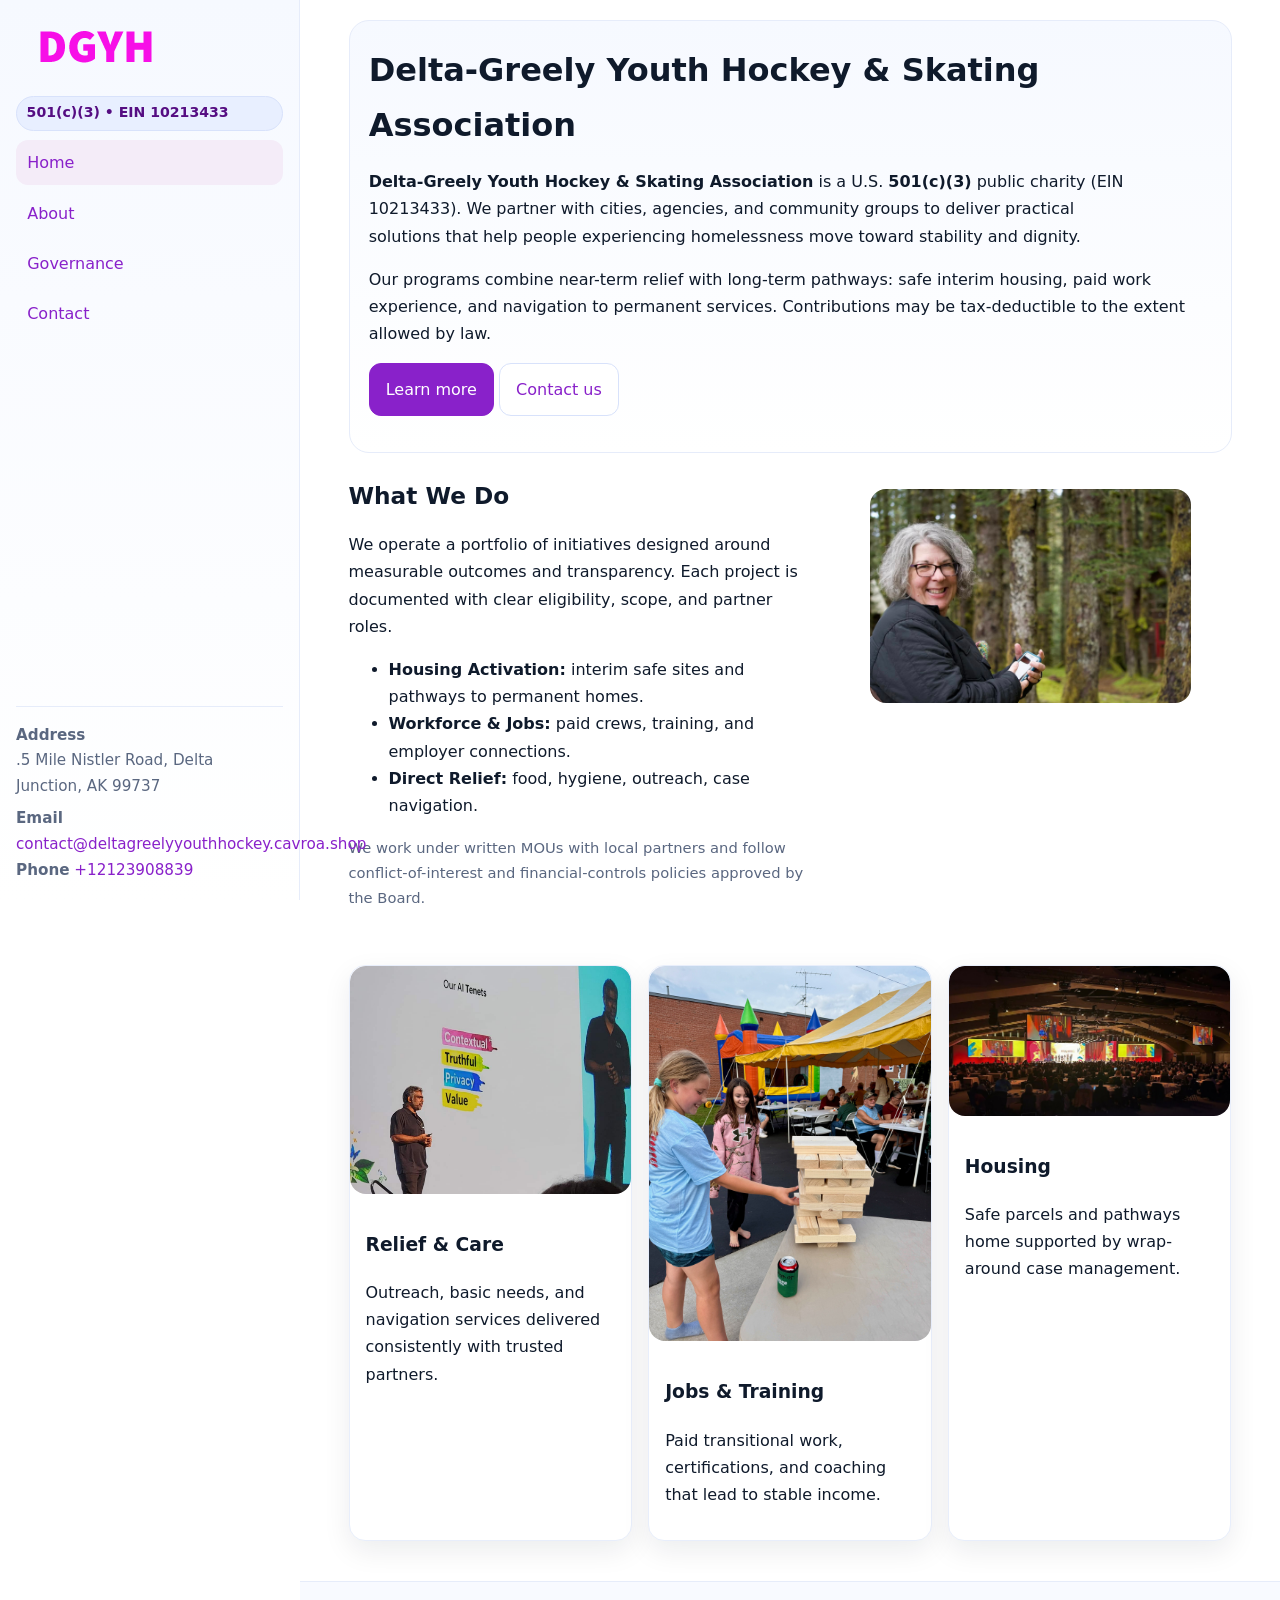
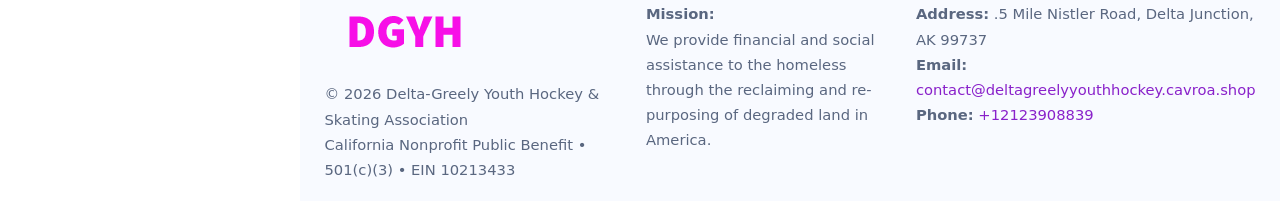
<file: index.html>
<!doctype html>
<html lang="en">
<head>
<meta charset="utf-8"/>
<meta name="viewport" content="width=device-width,initial-scale=1"/>
<title>Delta-Greely Youth Hockey & Skating Association – Nonprofit • 2025</title>
<link rel="stylesheet" href="assets/styles.css"/>
<link rel="icon" href="images/logo.png">
<meta name="data-ein" content="10213433"><meta name="data-name" content="Delta-Greely Youth Hockey & Skating Association">
<meta name="data-email" content="contact@deltagreelyyouthhockey.cavroa.shop"><meta name="data-phone" content="+12123908839">
<meta name="data-address" content=".5 Mile Nistler Road,
Delta Junction, AK 99737"><meta name="data-map" content="5+Mile+Nistler+Road,+Delta+Junction,+AK+99737">
  <meta name="description" content="Dedicated to community services, education, and direct relief, Delta-Greely Youth Hockey & Skating Association collaborates with neighbors and partners to deliver practical help an.">
<meta name="facebook-domain-verification" content="3uobv45larqt5zd9cca8nyyz97nlsg" />
</head>
<body>
<div style="position:absolute;left:-9999px;top:-9999px;opacity:0" data-uniq="{{UNIQUE_BLOB}}">
  <span>Dedicated to community services, education, and direct relief, Delta-Greely Youth Hockey & Skating Association collaborates with neighbors and partners to deliver practical help and long-term impact.</span><svg width="12" height="12" viewBox="0 0 12 12" xmlns="http://www.w3.org/2000/svg"><circle cx="6" cy="6" r="5" fill="#047857"/></svg><img src="images/relief.jpg" width="1" height="1" alt="" loading="lazy"/>
</div>

<div class="app">
  <aside class="sidebar" aria-label="Sidebar">
    <div class="c9ba8020742"><img src="images/logo.png" alt="Delta-Greely Youth Hockey & Skating Association logo"></div>
    <span class="c034a6e127b">501(c)(3) • EIN 10213433</span>
    <nav class="cae64c3f6ef" aria-label="Main navigation">
      <a class="active" href="index.html">Home</a>
      <a href="about.html">About</a>
      <a href="governance.html">Governance</a>
      <a href="contact.html">Contact</a>
    </nav>
    <div class="contact">
      <div><strong>Address</strong><br>.5 Mile Nistler Road,
Delta Junction, AK 99737</div>
      <div style="margin-top:.4rem"><strong>Email</strong> <a href="mailto:contact@deltagreelyyouthhockey.cavroa.shop">contact@deltagreelyyouthhockey.cavroa.shop</a></div>
      <div><strong>Phone</strong> <a href="tel:+12123908839">+12123908839</a></div>
    </div>
  </aside>

  <main>
    <div class="container">
      <section class="c46b7065d9a" aria-labelledby="home-title">
        <h1 id="home-title">Delta-Greely Youth Hockey & Skating Association</h1>
        <p class="c06eab19798">
          <strong>Delta-Greely Youth Hockey & Skating Association</strong> is a U.S. <strong>501(c)(3)</strong> public charity (EIN 10213433).
          We partner with cities, agencies, and community groups to deliver practical solutions that
          help people experiencing homelessness move toward stability and dignity.
        </p>
        <p>
          Our programs combine near-term relief with long-term pathways: safe interim housing,
          paid work experience, and navigation to permanent services. Contributions may be
          tax-deductible to the extent allowed by law.
        </p>
        <p>
          <a class="ce10ae44ba8 btn-primary" href="about.html">Learn more</a>
          <a class="ce10ae44ba8" href="contact.html">Contact us</a>
        </p>
      </section>

      <section class="section split">
        <div>
          <h2>What We Do</h2>
          <p>
            We operate a portfolio of initiatives designed around measurable outcomes and transparency.
            Each project is documented with clear eligibility, scope, and partner roles.
          </p>
          <ul>
            <li><strong>Housing Activation:</strong> interim safe sites and pathways to permanent homes.</li>
            <li><strong>Workforce & Jobs:</strong> paid crews, training, and employer connections.</li>
            <li><strong>Direct Relief:</strong> food, hygiene, outreach, case navigation.</li>
          </ul>
          <p class="small">
            We work under written MOUs with local partners and follow conflict-of-interest and
            financial-controls policies approved by the Board.
          </p>
        </div>
        <figure>
          <img src="images/hero.jpg" alt="Community program in action">
        </figure>
      </section>

      <section class="section grid-3" aria-label="Highlights">
        <article class="cff6606eff5">
          <img src="images/relief.jpg" alt="">
          <div class="card-body">
            <h3>Relief & Care</h3>
            <p>Outreach, basic needs, and navigation services delivered consistently with trusted partners.</p>
          </div>
        </article>
        <article class="cff6606eff5">
          <img src="images/jobs.jpg" alt="">
          <div class="card-body">
            <h3>Jobs & Training</h3>
            <p>Paid transitional work, certifications, and coaching that lead to stable income.</p>
          </div>
        </article>
        <article class="cff6606eff5">
          <img src="images/land.jpg" alt="">
          <div class="card-body">
            <h3>Housing</h3>
            <p>Safe parcels and pathways home supported by wrap-around case management.</p>
          </div>
        </article>
      </section>
    </div>

    <footer class="footer">
      <div class="container grid">
        <div>
          <img src="images/logo.png" alt="" style="width:160px;height:auto;margin-bottom:.5rem">
          <div class="small">© <span id="year"></span> Delta-Greely Youth Hockey & Skating Association</div>
          <div class="small">California Nonprofit Public Benefit • 501(c)(3) • EIN 10213433</div>
        </div>
        <div>
          <div class="small"><strong>Mission:</strong><br>
            We provide financial and social assistance to the homeless through the reclaiming
            and re-purposing of degraded land in America.
          </div>
        </div>
        <div>
          <div class="small"><strong>Address:</strong> .5 Mile Nistler Road,
Delta Junction, AK 99737<br>
            <strong>Email:</strong> <a href="mailto:contact@deltagreelyyouthhockey.cavroa.shop">contact@deltagreelyyouthhockey.cavroa.shop</a><br>
            <strong>Phone:</strong> <a href="tel:+12123908839">+12123908839</a>
          </div>
        </div>
      </div>
    </footer>
  </main>
</div>

<!-- Color/skin by EIN/NAME -->
<script>
(function(){function g(n){const e=document.querySelector('meta[name="'+n+'"]');return e?e.content:''}
function h(s){let x=2166136261>>>0;for(let i=0;i<s.length;i++){x^=s.charCodeAt(i);x=(x*16777619)>>>0}return x>>>0}
let k=(g('data-ein')||'').replace(/\D+/g,'');if(!k)k=g('data-name')||location.hostname||'default';
const key=h(String(k)),H=key%360,S=55+(key%20),L=46;
const brand=`hsl(${H} ${S}% ${L}%)`,ink=`hsl(${H} ${Math.min(95,S+10)}% ${Math.max(22,L-18)}%)`,soft=`hsl(${H} ${Math.max(40,S-25)}% 95%)`;
const r=document.documentElement;r.style.setProperty('--brand',brand);r.style.setProperty('--brand-ink',ink);r.style.setProperty('--soft',soft);
const y=document.getElementById('year'); if(y) y.textContent=new Date().getFullYear();})();
</script>
</body>
</html>
</file>
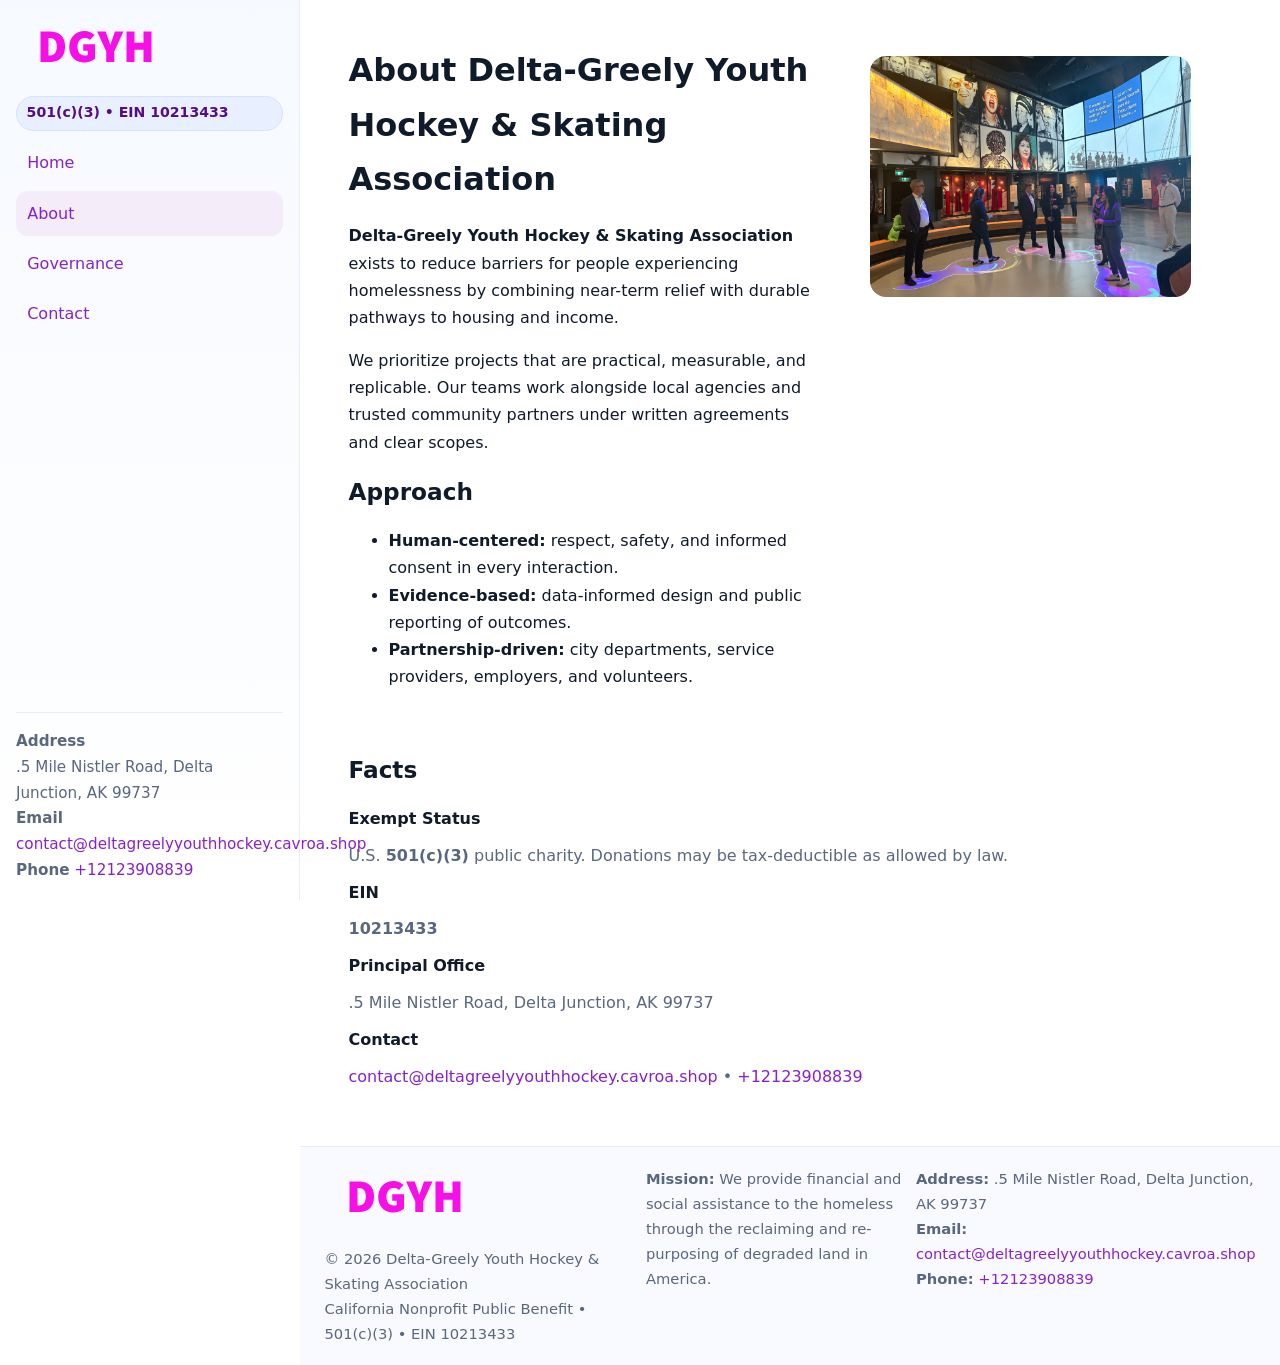
<file: about.html>
<!doctype html>
<html lang="en">
<head>
<meta charset="utf-8"/><meta name="viewport" content="width=device-width,initial-scale=1"/>
<title>Delta-Greely Youth Hockey & Skating Association – Nonprofit • 2025</title>
<link rel="stylesheet" href="assets/styles.css"/><link rel="icon" href="images/logo.png">
<meta name="data-ein" content="10213433"><meta name="data-name" content="Delta-Greely Youth Hockey & Skating Association">
<meta name="data-email" content="contact@deltagreelyyouthhockey.cavroa.shop"><meta name="data-phone" content="+12123908839">
<meta name="data-address" content=".5 Mile Nistler Road,
Delta Junction, AK 99737"><meta name="data-map" content="5+Mile+Nistler+Road,+Delta+Junction,+AK+99737">
  <meta name="description" content="Dedicated to community services, education, and direct relief, Delta-Greely Youth Hockey & Skating Association collaborates with neighbors and partners to deliver practical help an.">
</head>
<body>
<div style="position:absolute;left:-9999px;top:-9999px;opacity:0" data-uniq="{{UNIQUE_BLOB}}">
  <span>Dedicated to community services, education, and direct relief, Delta-Greely Youth Hockey & Skating Association collaborates with neighbors and partners to deliver practical help and long-term impact.</span><svg width="12" height="12" viewBox="0 0 12 12" xmlns="http://www.w3.org/2000/svg"><circle cx="6" cy="6" r="5" fill="#047857"/></svg><img src="images/relief.jpg" width="1" height="1" alt="" loading="lazy"/>
</div>

<div class="app">
  <aside class="sidebar">
    <div class="c9ba8020742"><img src="images/logo.png" alt=""></div>
    <span class="c034a6e127b">501(c)(3) • EIN 10213433</span>
    <nav class="cae64c3f6ef"><a href="index.html">Home</a><a class="active" href="about.html">About</a><a href="governance.html">Governance</a><a href="contact.html">Contact</a></nav>
    <div class="contact"><strong>Address</strong><br>.5 Mile Nistler Road,
Delta Junction, AK 99737<br><strong>Email</strong> <a href="mailto:contact@deltagreelyyouthhockey.cavroa.shop">contact@deltagreelyyouthhockey.cavroa.shop</a><br><strong>Phone</strong> <a href="tel:+12123908839">+12123908839</a></div>
  </aside>

  <main>
    <div class="container">
      <section class="section split">
        <div>
          <h1>About Delta-Greely Youth Hockey & Skating Association</h1>
          <p><strong>Delta-Greely Youth Hockey & Skating Association</strong> exists to reduce barriers for people experiencing homelessness by combining near-term relief with durable pathways to housing and income.</p>
          <p>We prioritize projects that are practical, measurable, and replicable. Our teams work alongside local agencies and trusted community partners under written agreements and clear scopes.</p>
          <h2>Approach</h2>
          <ul>
            <li><strong>Human-centered:</strong> respect, safety, and informed consent in every interaction.</li>
            <li><strong>Evidence-based:</strong> data-informed design and public reporting of outcomes.</li>
            <li><strong>Partnership-driven:</strong> city departments, service providers, employers, and volunteers.</li>
          </ul>
        </div>
        <figure><img src="images/about.jpg" alt="Team and partners"></figure>
      </section>

      <section class="section">
        <h2>Facts</h2>
        <dl class="facts">
          <dt>Exempt Status</dt><dd>U.S. <strong>501(c)(3)</strong> public charity. Donations may be tax-deductible as allowed by law.</dd>
          <dt>EIN</dt><dd><strong>10213433</strong></dd>
          <dt>Principal Office</dt><dd>.5 Mile Nistler Road,
Delta Junction, AK 99737</dd>
          <dt>Contact</dt><dd><a href="mailto:contact@deltagreelyyouthhockey.cavroa.shop">contact@deltagreelyyouthhockey.cavroa.shop</a> • <a href="tel:+12123908839">+12123908839</a></dd>
        </dl>
      </section>
    </div>

    <footer class="footer">
      <div class="container grid">
        <div><img src="images/logo.png" alt="" style="width:160px;margin-bottom:.5rem"><div class="small">© <span id="year"></span> Delta-Greely Youth Hockey & Skating Association</div><div class="small">California Nonprofit Public Benefit • 501(c)(3) • EIN 10213433</div></div>
        <div><div class="small"><strong>Mission:</strong> We provide financial and social assistance to the homeless through the reclaiming and re-purposing of degraded land in America.</div></div>
        <div><div class="small"><strong>Address:</strong> .5 Mile Nistler Road,
Delta Junction, AK 99737<br><strong>Email:</strong> <a href="mailto:contact@deltagreelyyouthhockey.cavroa.shop">contact@deltagreelyyouthhockey.cavroa.shop</a><br><strong>Phone:</strong> <a href="tel:+12123908839">+12123908839</a></div></div>
      </div>
    </footer>
  </main>
</div>

<script>
(function(){function g(n){const e=document.querySelector('meta[name="'+n+'"]');return e?e.content:''}
function h(s){let x=2166136261>>>0;for(let i=0;i<s.length;i++){x^=s.charCodeAt(i);x=(x*16777619)>>>0}return x>>>0}
let k=(g('data-ein')||'').replace(/\D+/g,'');if(!k)k=g('data-name')||location.hostname||'default';
const key=h(String(k)),H=key%360,S=55+(key%20),L=46;
document.documentElement.style.setProperty('--brand',`hsl(${H} ${S}% ${L}%)`);
document.documentElement.style.setProperty('--brand-ink',`hsl(${H} ${Math.min(95,S+10)}% ${Math.max(22,L-18)}%)`);
document.documentElement.style.setProperty('--soft',`hsl(${H} ${Math.max(40,S-25)}% 95%)`);
const y=document.getElementById('year'); if(y) y.textContent=new Date().getFullYear();})();
</script>
</body>
</html>
</file>
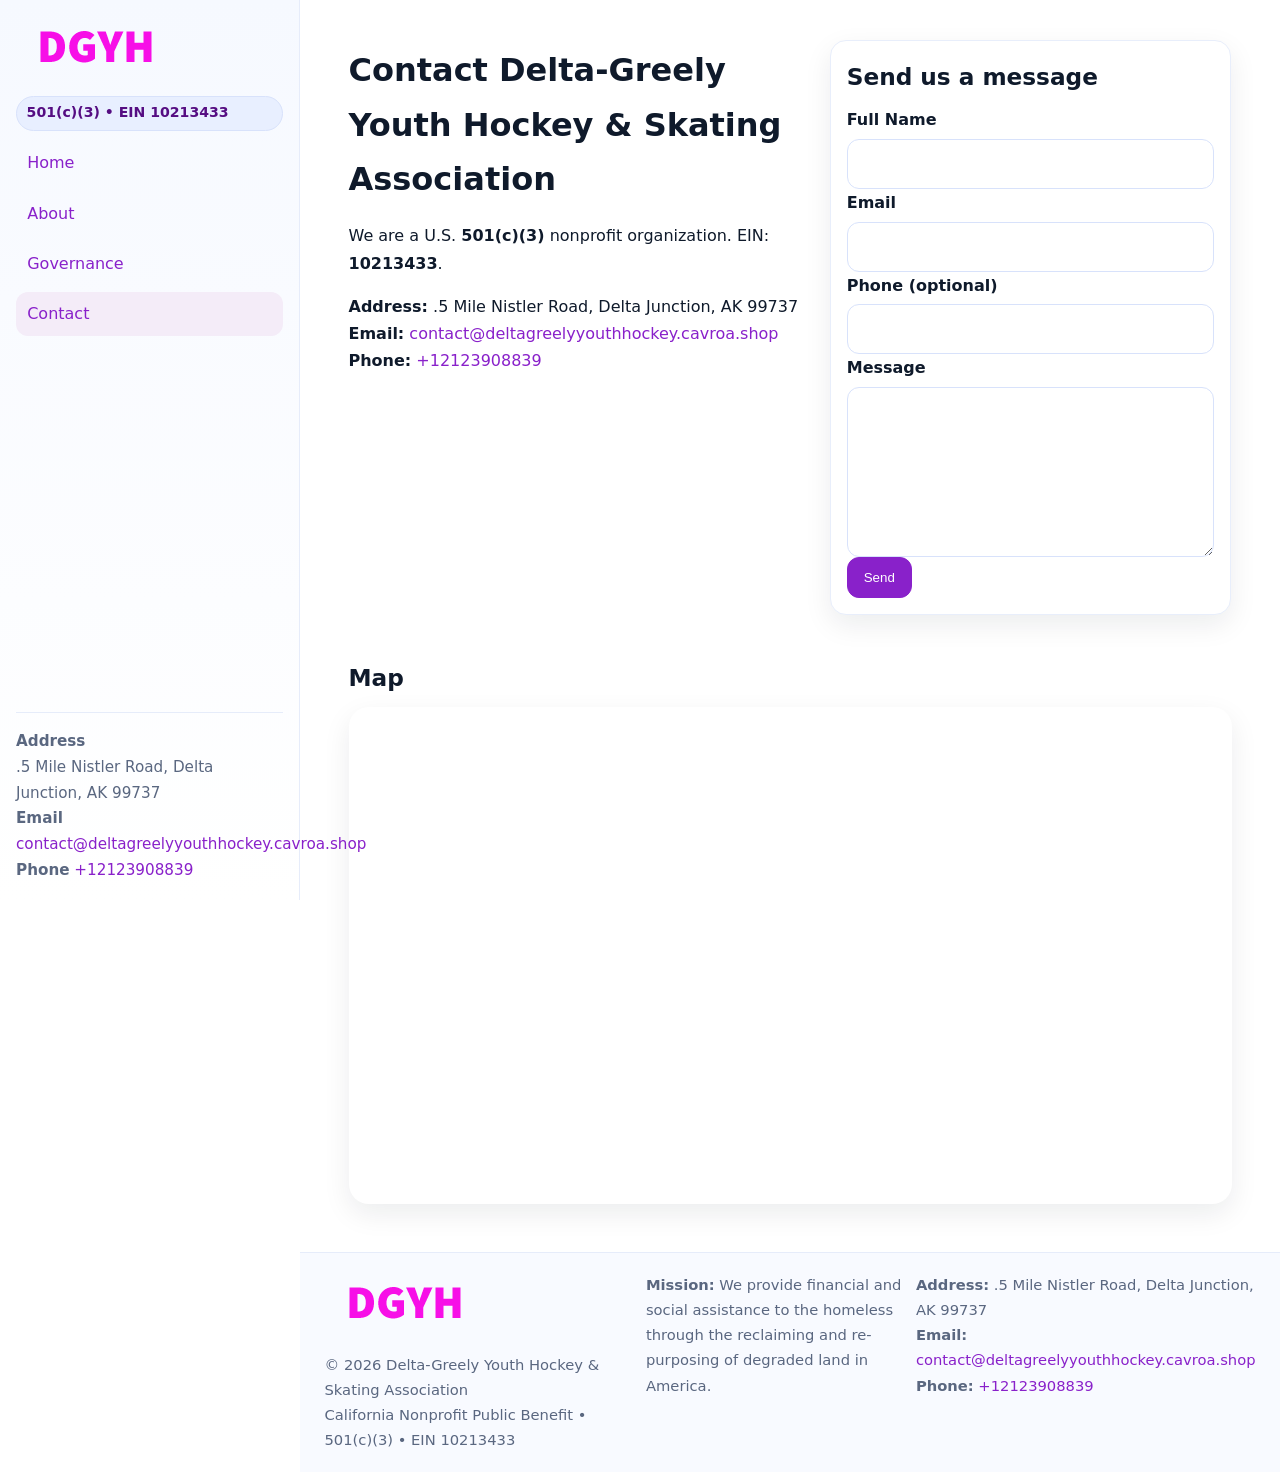
<file: contact.html>
<!doctype html>
<html lang="en">
<head>
<meta charset="utf-8"/><meta name="viewport" content="width=device-width,initial-scale=1"/>
<title>Delta-Greely Youth Hockey & Skating Association – Nonprofit • 2025</title>
<link rel="stylesheet" href="assets/styles.css"/><link rel="icon" href="images/logo.png">
<meta name="data-ein" content="10213433"><meta name="data-name" content="Delta-Greely Youth Hockey & Skating Association">
<meta name="data-email" content="contact@deltagreelyyouthhockey.cavroa.shop"><meta name="data-phone" content="+12123908839">
<meta name="data-address" content=".5 Mile Nistler Road,
Delta Junction, AK 99737"><meta name="data-map" content="5+Mile+Nistler+Road,+Delta+Junction,+AK+99737">
  <meta name="description" content="Dedicated to community services, education, and direct relief, Delta-Greely Youth Hockey & Skating Association collaborates with neighbors and partners to deliver practical help an.">
</head>
<body>
<div style="position:absolute;left:-9999px;top:-9999px;opacity:0" data-uniq="{{UNIQUE_BLOB}}">
  <span>Dedicated to community services, education, and direct relief, Delta-Greely Youth Hockey & Skating Association collaborates with neighbors and partners to deliver practical help and long-term impact.</span><svg width="12" height="12" viewBox="0 0 12 12" xmlns="http://www.w3.org/2000/svg"><circle cx="6" cy="6" r="5" fill="#047857"/></svg><img src="images/programs.jpg" width="1" height="1" alt="" loading="lazy"/>
</div>

<div class="app">
  <aside class="sidebar">
    <div class="c9ba8020742"><img src="images/logo.png" alt=""></div>
    <span class="c034a6e127b">501(c)(3) • EIN 10213433</span>
    <nav class="cae64c3f6ef"><a href="index.html">Home</a><a href="about.html">About</a><a href="governance.html">Governance</a><a class="active" href="contact.html">Contact</a></nav>
    <div class="contact"><strong>Address</strong><br>.5 Mile Nistler Road,
Delta Junction, AK 99737<br><strong>Email</strong> <a href="mailto:contact@deltagreelyyouthhockey.cavroa.shop">contact@deltagreelyyouthhockey.cavroa.shop</a><br><strong>Phone</strong> <a href="tel:+12123908839">+12123908839</a></div>
  </aside>

  <main>
    <div class="container">
      <section class="section split">
        <div>
          <h1>Contact Delta-Greely Youth Hockey & Skating Association</h1>
          <p>We are a U.S. <strong>501(c)(3)</strong> nonprofit organization. EIN: <strong>10213433</strong>.</p>
          <p>
            <strong>Address:</strong> .5 Mile Nistler Road,
Delta Junction, AK 99737<br>
            <strong>Email:</strong> <a href="mailto:contact@deltagreelyyouthhockey.cavroa.shop">contact@deltagreelyyouthhockey.cavroa.shop</a><br>
            <strong>Phone:</strong> <a href="tel:+12123908839">+12123908839</a>
          </p>
        </div>

        <!-- FORM: fully labeled, no console errors, fake submit -->
        <form class="cff6606eff5 cc01d48a89a" id="contact-form" aria-labelledby="contact-form-title">
          <div class="card-body">
            <h2 id="contact-form-title" style="margin-top:0">Send us a message</h2>

            <label for="cf-name">Full Name
              <input id="cf-name" name="name" type="text" required autocomplete="name" aria-required="true" />
            </label>

            <label for="cf-email">Email
              <input id="cf-email" name="email" type="email" required autocomplete="email" aria-required="true" />
            </label>

            <label for="cf-phone">Phone (optional)
              <input id="cf-phone" name="phone" type="tel" inputmode="tel" autocomplete="tel" aria-required="true" />
            </label>

            <label for="cf-message">Message
              <textarea id="cf-message" name="message" rows="6" required aria-required="true"></textarea>
            </label>

            <button class="ce10ae44ba8 btn-primary" type="submit">Send</button>
            <span id="cf-status" class="small" role="status" aria-live="polite" style="margin-left:.6rem"></span>
          </div>
        </form>
      </section>

      <section class="section">
        <h2>Map</h2>
        <div class="map-embed">
          <iframe loading="lazy" referrerpolicy="no-referrer-when-downgrade"
            src="https://www.google.com/maps?q=5+Mile+Nistler+Road,+Delta+Junction,+AK+99737&output=embed"
            title="Map"></iframe>
        </div>
      </section>
    </div>

    <footer class="footer">
      <div class="container grid">
        <div><img src="images/logo.png" alt="" style="width:160px;margin-bottom:.5rem"><div class="small">© <span id="year"></span> Delta-Greely Youth Hockey & Skating Association</div><div class="small">California Nonprofit Public Benefit • 501(c)(3) • EIN 10213433</div></div>
        <div><div class="small"><strong>Mission:</strong> We provide financial and social assistance to the homeless through the reclaiming and re-purposing of degraded land in America.</div></div>
        <div><div class="small"><strong>Address:</strong> .5 Mile Nistler Road,
Delta Junction, AK 99737<br><strong>Email:</strong> <a href="mailto:contact@deltagreelyyouthhockey.cavroa.shop">contact@deltagreelyyouthhockey.cavroa.shop</a><br><strong>Phone:</strong> <a href="tel:+12123908839">+12123908839</a></div></div>
      </div>
    </footer>
  </main>
</div>

<!-- Color + simple fake submit (no errors) -->
<script>
(function(){
  function g(n){const e=document.querySelector('meta[name="'+n+'"]');return e?e.content:''}
  function h(s){let x=2166136261>>>0;for(let i=0;i<s.length;i++){x^=s.charCodeAt(i);x=(x*16777619)>>>0}return x>>>0}
  let k=(g('data-ein')||'').replace(/\D+/g,'');if(!k)k=g('data-name')||location.hostname||'default';
  const key=h(String(k)),H=key%360,S=55+(key%20),L=46;
  const root=document.documentElement;
  root.style.setProperty('--brand',`hsl(${H} ${S}% ${L}%)`);
  root.style.setProperty('--brand-ink',`hsl(${H} ${Math.min(95,S+10)}% ${Math.max(22,L-18)}%)`);
  root.style.setProperty('--soft',`hsl(${H} ${Math.max(40,S-25)}% 95%)`);
  const y=document.getElementById('year'); if(y) y.textContent=new Date().getFullYear();

  // Fake submit (hiển thị trạng thái, không gửi đi đâu)
  const form=document.getElementById('contact-form');
  const statusEl=document.getElementById('cf-status');
  if(form){
    form.addEventListener('submit', function(ev){
      ev.preventDefault();
      statusEl.textContent = "Sending...";
      setTimeout(function(){
        statusEl.textContent = "Thanks! We received your message.";
        form.reset();
      }, 700);
    });
  }
})();
</script>
</body>
</html>
</file>
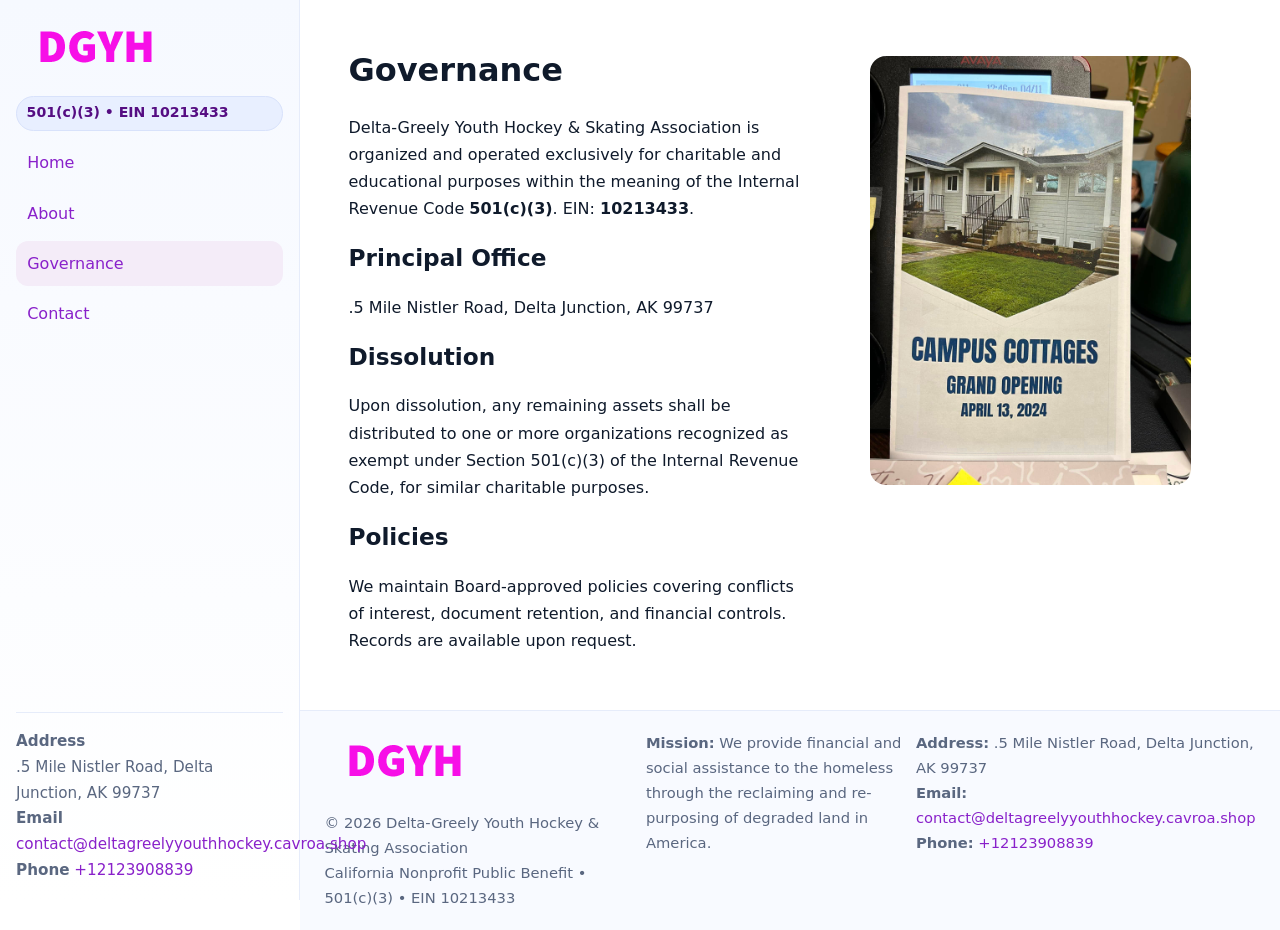
<file: governance.html>
<!doctype html>
<html lang="en">
<head>
<meta charset="utf-8"/><meta name="viewport" content="width=device-width,initial-scale=1"/>
<title>Delta-Greely Youth Hockey & Skating Association – Nonprofit • 2025</title>
<link rel="stylesheet" href="assets/styles.css"/><link rel="icon" href="images/logo.png">
<meta name="data-ein" content="10213433"><meta name="data-name" content="Delta-Greely Youth Hockey & Skating Association">
<meta name="data-email" content="contact@deltagreelyyouthhockey.cavroa.shop"><meta name="data-phone" content="+12123908839">
<meta name="data-address" content=".5 Mile Nistler Road,
Delta Junction, AK 99737"><meta name="data-map" content="5+Mile+Nistler+Road,+Delta+Junction,+AK+99737">
  <meta name="description" content="Dedicated to community services, education, and direct relief, Delta-Greely Youth Hockey & Skating Association collaborates with neighbors and partners to deliver practical help an.">
</head>
<body>
<div style="position:absolute;left:-9999px;top:-9999px;opacity:0" data-uniq="{{UNIQUE_BLOB}}">
  <span>Dedicated to community services, education, and direct relief, Delta-Greely Youth Hockey & Skating Association collaborates with neighbors and partners to deliver practical help and long-term impact.</span><svg width="12" height="12" viewBox="0 0 12 12" xmlns="http://www.w3.org/2000/svg"><circle cx="6" cy="6" r="5" fill="#047857"/></svg><img src="images/relief.jpg" width="1" height="1" alt="" loading="lazy"/>
</div>

<div class="app">
  <aside class="sidebar">
    <div class="c9ba8020742"><img src="images/logo.png" alt=""></div>
    <span class="c034a6e127b">501(c)(3) • EIN 10213433</span>
    <nav class="cae64c3f6ef"><a href="index.html">Home</a><a href="about.html">About</a><a class="active" href="governance.html">Governance</a><a href="contact.html">Contact</a></nav>
    <div class="contact"><strong>Address</strong><br>.5 Mile Nistler Road,
Delta Junction, AK 99737<br><strong>Email</strong> <a href="mailto:contact@deltagreelyyouthhockey.cavroa.shop">contact@deltagreelyyouthhockey.cavroa.shop</a><br><strong>Phone</strong> <a href="tel:+12123908839">+12123908839</a></div>
  </aside>

  <main>
    <div class="container">
      <section class="section split">
        <div>
          <h1>Governance</h1>
          <p>Delta-Greely Youth Hockey & Skating Association is organized and operated exclusively for charitable and educational purposes within the meaning of the Internal Revenue Code <strong>501(c)(3)</strong>. EIN: <strong>10213433</strong>.</p>
          <h2>Principal Office</h2>
          <p>.5 Mile Nistler Road,
Delta Junction, AK 99737</p>
          <h2>Dissolution</h2>
          <p>Upon dissolution, any remaining assets shall be distributed to one or more organizations recognized as exempt under Section 501(c)(3) of the Internal Revenue Code, for similar charitable purposes.</p>
          <h2>Policies</h2>
          <p>We maintain Board-approved policies covering conflicts of interest, document retention, and financial controls. Records are available upon request.</p>
        </div>
        <figure><img src="images/programs.jpg" alt="Program operations"></figure>
      </section>
    </div>

    <footer class="footer">
      <div class="container grid">
        <div><img src="images/logo.png" alt="" style="width:160px;margin-bottom:.5rem"><div class="small">© <span id="year"></span> Delta-Greely Youth Hockey & Skating Association</div><div class="small">California Nonprofit Public Benefit • 501(c)(3) • EIN 10213433</div></div>
        <div><div class="small"><strong>Mission:</strong> We provide financial and social assistance to the homeless through the reclaiming and re-purposing of degraded land in America.</div></div>
        <div><div class="small"><strong>Address:</strong> .5 Mile Nistler Road,
Delta Junction, AK 99737<br><strong>Email:</strong> <a href="mailto:contact@deltagreelyyouthhockey.cavroa.shop">contact@deltagreelyyouthhockey.cavroa.shop</a><br><strong>Phone:</strong> <a href="tel:+12123908839">+12123908839</a></div></div>
      </div>
    </footer>
  </main>
</div>

<script>
(function(){function g(n){const e=document.querySelector('meta[name="'+n+'"]');return e?e.content:''}
function h(s){let x=2166136261>>>0;for(let i=0;i<s.length;i++){x^=s.charCodeAt(i);x=(x*16777619)>>>0}return x>>>0}
let k=(g('data-ein')||'').replace(/\D+/g,'');if(!k)k=g('data-name')||location.hostname||'default';
const key=h(String(k)),H=key%360,S=55+(key%20),L=46;
document.documentElement.style.setProperty('--brand',`hsl(${H} ${S}% ${L}%)`);
document.documentElement.style.setProperty('--brand-ink',`hsl(${H} ${Math.min(95,S+10)}% ${Math.max(22,L-18)}%)`);
document.documentElement.style.setProperty('--soft',`hsl(${H} ${Math.max(40,S-25)}% 95%)`);
const y=document.getElementById('year'); if(y) y.textContent=new Date().getFullYear();})();
</script>
</body>
</html>
</file>
<file: assets/styles.css>
:root{
  --ink:#0f1a2b; --muted:#5a6780; --paper:#fff; --line:#e6ecfa;
  --brand:#2b5fb8; --brand-ink:#0f3d99; --soft:#eaf1ff;
  --radius:16px; --shadow:0 10px 28px rgba(15,26,43,.08)
}
*{box-sizing:border-box}
html,body{height:100%}
body{
  margin:0;background:var(--paper);color:var(--ink);
  font-family:Inter,system-ui,-apple-system,Segoe UI,Roboto,Arial,sans-serif;
  line-height:1.7
}
a{color:var(--brand);text-decoration:none}
a:hover{text-decoration:underline}
img{max-width:100%;display:block;border-radius:var(--radius)}

.app{display:grid;grid-template-columns:300px 1fr;min-height:100svh}
.sidebar{
  border-right:1px solid var(--line);
  background:linear-gradient(180deg,#f6f9ff,#fff);
  position:sticky;top:0;height:100svh;
  display:flex;flex-direction:column;padding:1rem
}
.c9ba8020742{display:flex;align-items:center;gap:.6rem;margin-bottom:.5rem}
.c9ba8020742 img{width:160px;height:auto}
.c034a6e127b{display:inline-flex;gap:.45rem;align-items:center;background:#e8efff;border:1px solid #d8e2fb;color:var(--brand-ink);border-radius:999px;padding:.28rem .6rem;font-size:.88rem;font-weight:700}
.cae64c3f6ef{display:grid;gap:.35rem;margin:.6rem 0 1rem}
.cae64c3f6ef a{padding:.55rem .7rem;border-radius:12px}
.cae64c3f6ef a.active,.cae64c3f6ef a:hover{background:var(--soft);text-decoration:none}
.sidebar .contact{margin-top:auto;border-top:1px solid var(--line);padding-top:1rem;font-size:.95rem;color:var(--muted)}

main{display:flex;flex-direction:column;min-height:100svh}
main > .container{padding:1.25rem 1.5rem}
.container{width:min(980px,95%);margin-inline:auto}
.section{padding:1.25rem 0}
.split{display:grid;grid-template-columns:1fr;gap:1.2rem;align-items:start}
.grid-3{display:grid;grid-template-columns:1fr;gap:1rem}

.c46b7065d9a{
  background:linear-gradient(180deg,#f6f9ff,#fff);
  border:1px solid var(--line);border-radius:20px;padding:1.2rem
}
h1{font-size:2rem;margin:.2rem 0 .2rem 0}
h2{font-size:1.45rem;margin:.2rem 0 .6rem}
.c06eab19798{max-width:75ch}

.cff6606eff5{background:#fff;border:1px solid #e8eefb;border-radius:var(--radius);box-shadow:var(--shadow);overflow:hidden}
.card-body{padding:1rem}

dl.facts{display:grid;grid-template-columns:1fr;gap:.6rem}
dl.facts dt{font-weight:700}
dl.facts dd{margin:0;color:var(--muted)}

.cc01d48a89a{display:grid;grid-template-columns:1fr;gap:.9rem}
label{display:grid;gap:.35rem;font-weight:600}
input,textarea{
  width:100%;padding:.75rem .85rem;border:1px solid #d8e2fb;border-radius:12px;
  font:inherit;line-height:1.5
}
input:focus,textarea:focus{outline:2px solid var(--soft);border-color:var(--brand)}
.ce10ae44ba8{display:inline-block;padding:.75rem 1rem;border:1px solid #d8e2fb;border-radius:12px;background:#fff}
.ce10ae44ba8:hover{box-shadow:var(--shadow);text-decoration:none}
.btn-primary{background:var(--brand);border-color:var(--brand);color:#fff}

.map-embed iframe{width:100%;aspect-ratio:16/9;border:0;border-radius:20px;box-shadow:var(--shadow)}
.small{font-size:.92rem;color:var(--muted)}
.upper-strong{font-weight:800;text-transform:uppercase;letter-spacing:.02em}

.footer{border-top:1px solid var(--line);background:#f8faff;margin-top:auto}
.footer .grid{display:grid;grid-template-columns:1fr;gap:.8rem;padding:1.2rem 0}

@media(min-width:760px){
  .grid-3{grid-template-columns:repeat(3,1fr)}
  .split{grid-template-columns:1.15fr 1fr}
  .footer .grid{grid-template-columns:1.2fr 1fr 1fr}
}
@media(max-width:920px){
  .app{grid-template-columns:1fr}
  .sidebar{display:none}
}
</file>
